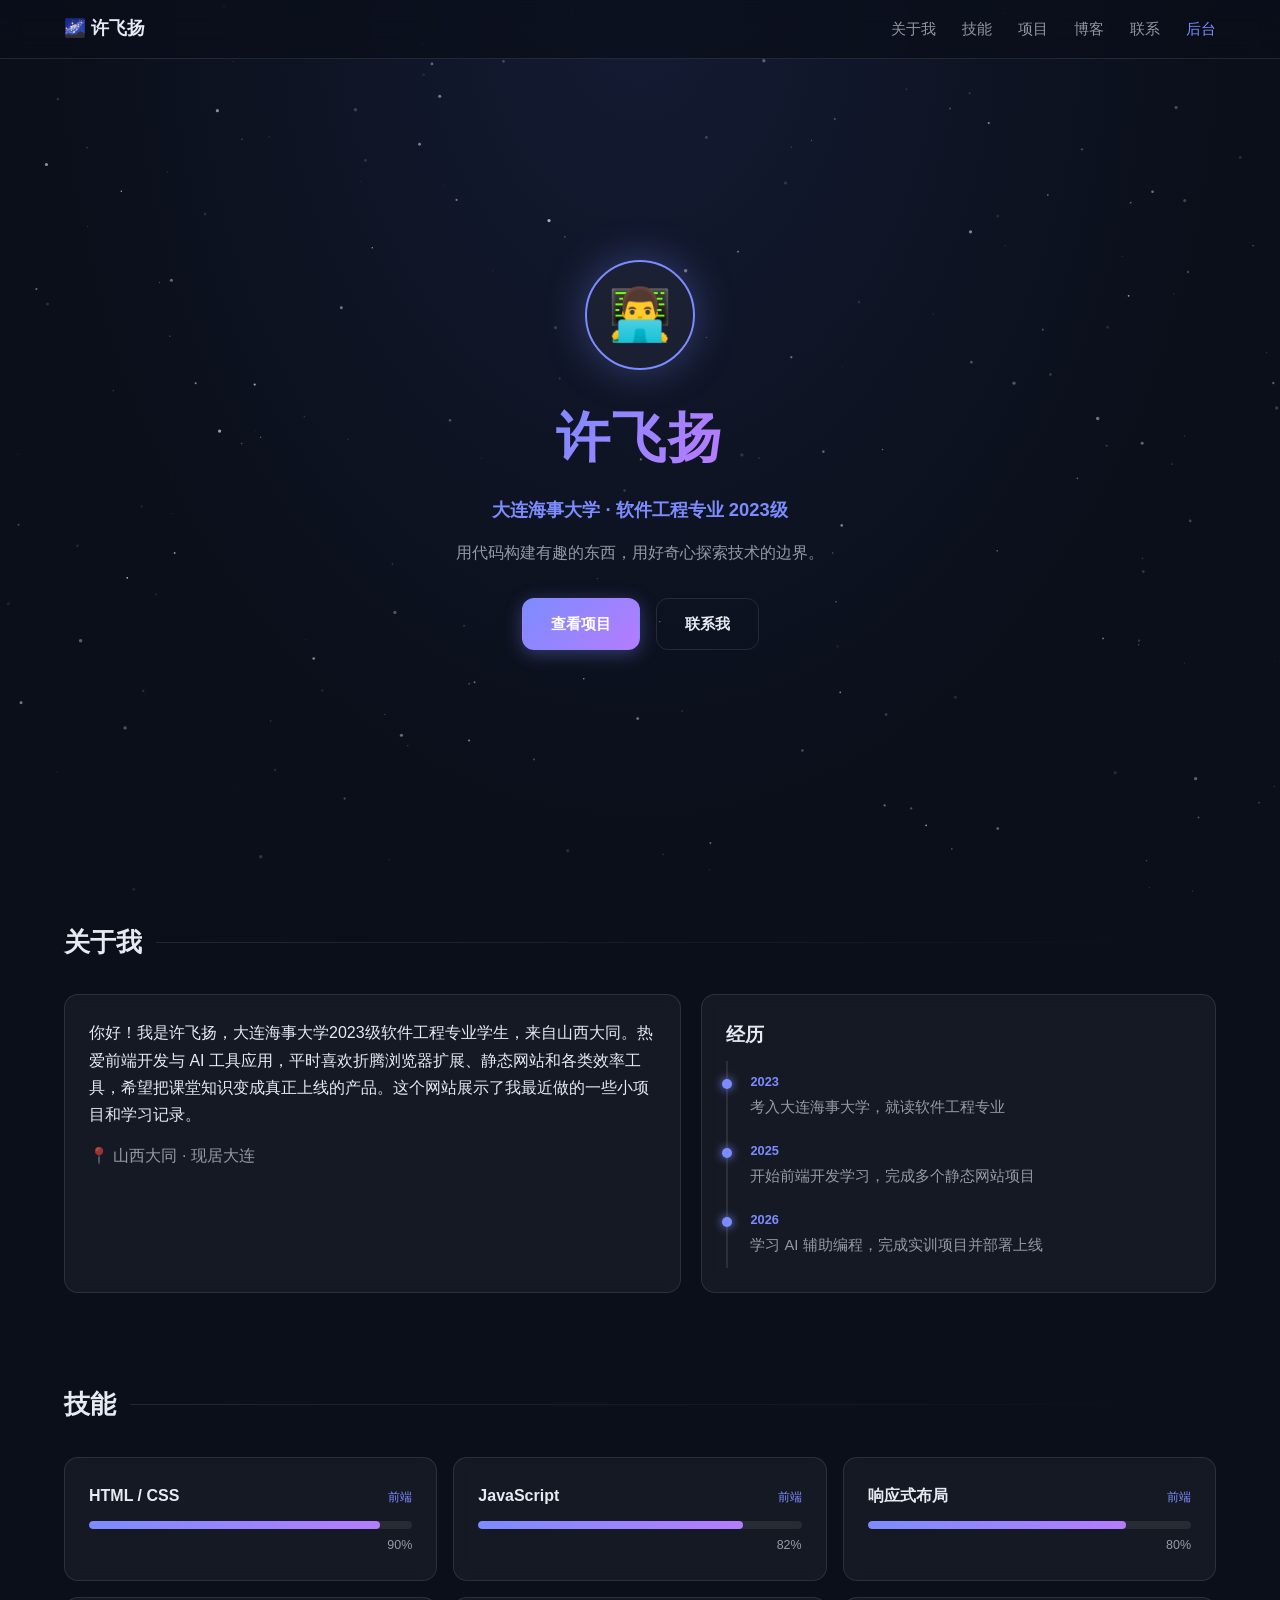
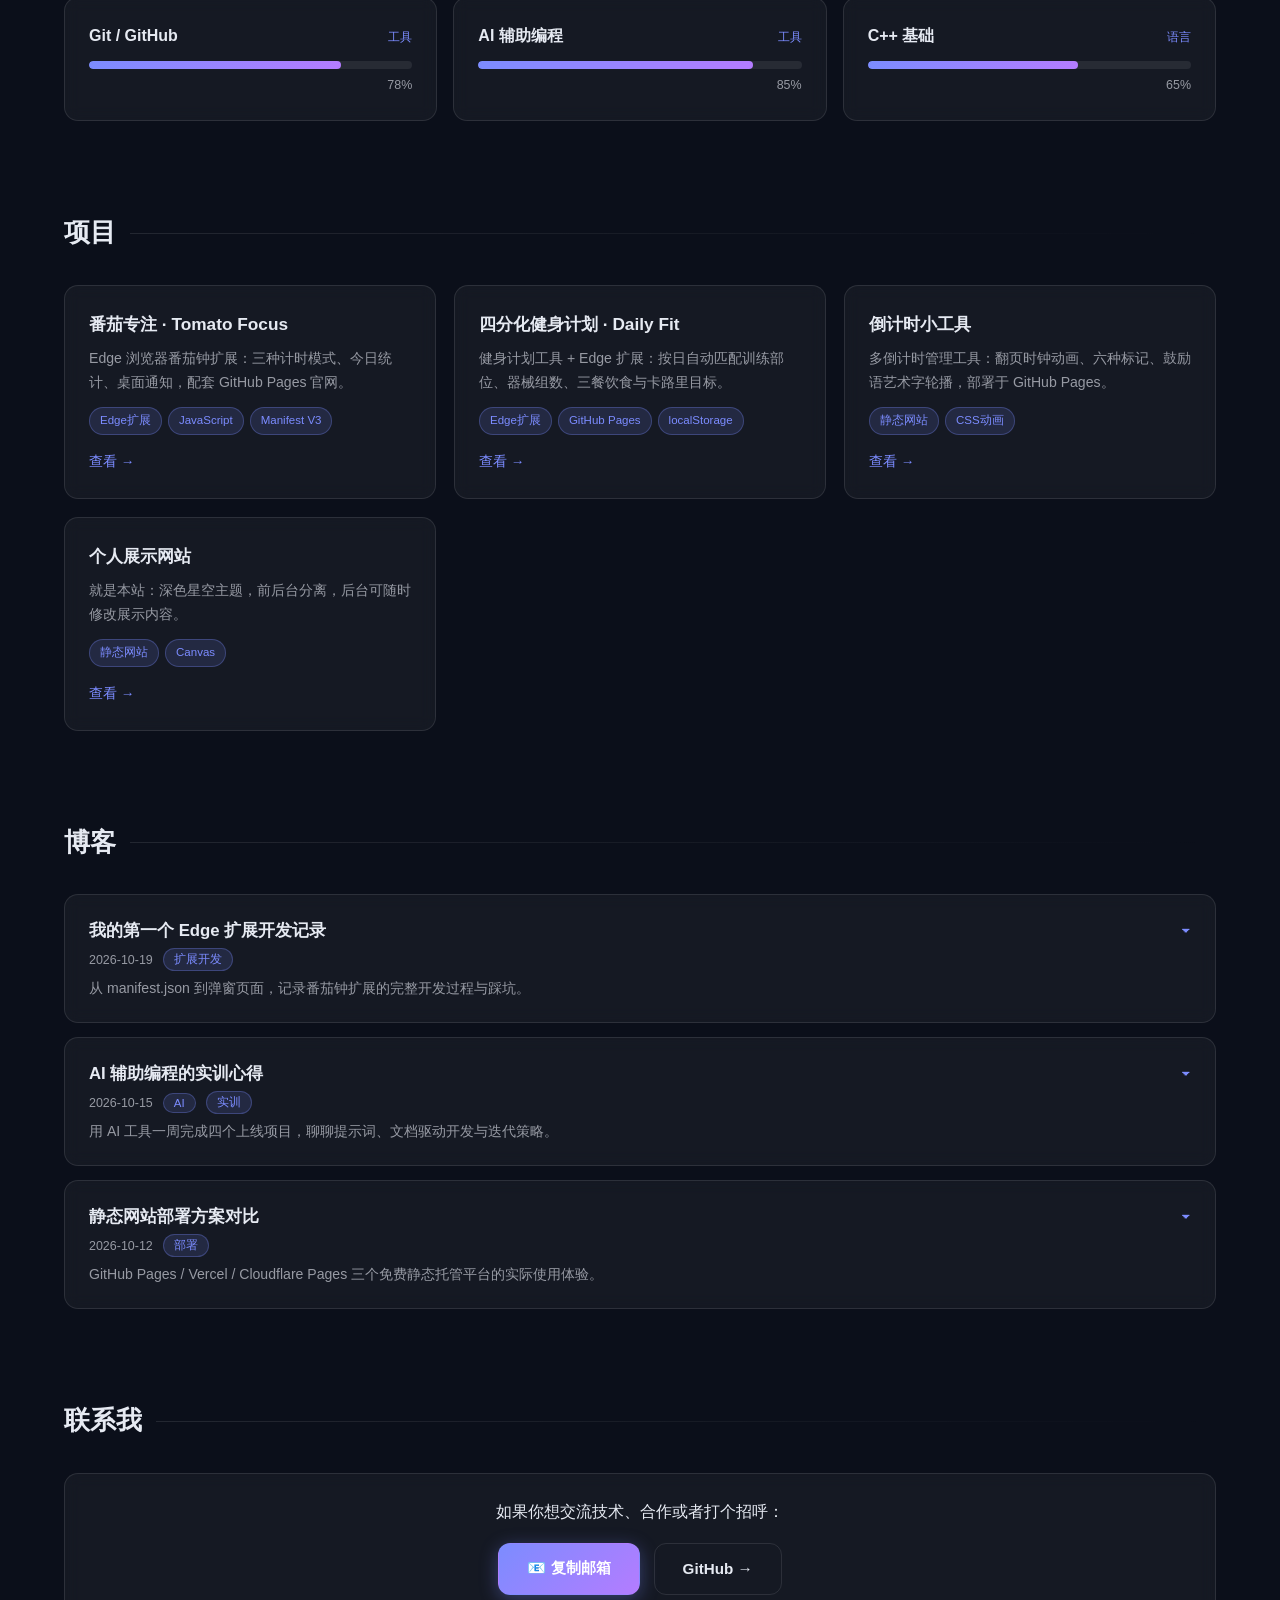
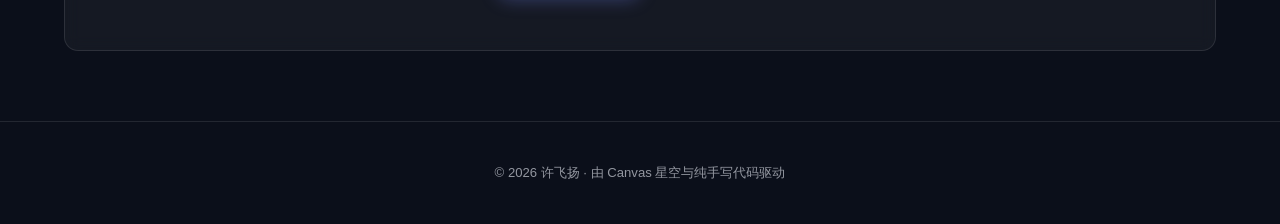
<file: index.html>
<!DOCTYPE html>
<html lang="zh-CN">
<head>
  <meta charset="UTF-8">
  <meta name="viewport" content="width=device-width, initial-scale=1.0">
  <title>许飞扬的个人主页</title>
  <meta name="description" content="个人展示网站：关于我、技能、项目与博客">
  <link rel="stylesheet" href="css/style.css">
  <link rel="icon" href="data:image/svg+xml,<svg xmlns='http://www.w3.org/2000/svg' viewBox='0 0 100 100'><text y='0.9em' font-size='90'>🌌</text></svg>">
</head>
<body>
  <canvas id="starCanvas" aria-hidden="true"></canvas>

  <!-- 吸顶导航 -->
  <header class="nav" id="nav">
    <div class="nav-inner">
      <a href="#hero" class="nav-logo">🌌 <span id="navName">许飞扬</span></a>
      <button class="nav-toggle" id="navToggle" aria-label="打开菜单" aria-expanded="false">☰</button>
      <nav class="nav-links" id="navLinks">
        <a href="#about">关于我</a>
        <a href="#skills">技能</a>
        <a href="#projects">项目</a>
        <a href="#blog">博客</a>
        <a href="#contact">联系</a>
        <a href="admin.html" class="nav-admin">后台</a>
      </nav>
    </div>
  </header>

  <main>
    <!-- Hero -->
    <section class="hero" id="hero">
      <div class="hero-avatar" id="heroAvatar">👨‍💻</div>
      <h1 class="hero-name" id="heroName">许飞扬</h1>
      <p class="hero-title" id="heroTitle">大连海事大学 · 软件工程专业 2023级</p>
      <p class="hero-tagline" id="heroTagline">用代码构建有趣的东西。</p>
      <div class="hero-cta">
        <a href="#projects" class="btn btn-primary">查看项目</a>
        <a href="#contact" class="btn btn-ghost">联系我</a>
      </div>
    </section>

    <!-- 关于我 -->
    <section class="section" id="about">
      <h2 class="section-title">关于我</h2>
      <div class="about-grid">
        <div class="card about-card">
          <p id="aboutText"></p>
          <p class="about-location">📍 <span id="aboutLocation"></span></p>
        </div>
        <div class="card timeline-card">
          <h3>经历</h3>
          <ul class="timeline" id="timelineList"></ul>
        </div>
      </div>
    </section>

    <!-- 技能 -->
    <section class="section" id="skills">
      <h2 class="section-title">技能</h2>
      <div class="skills-grid" id="skillsGrid"></div>
    </section>

    <!-- 项目 -->
    <section class="section" id="projects">
      <h2 class="section-title">项目</h2>
      <div class="projects-grid" id="projectsGrid"></div>
    </section>

    <!-- 博客 -->
    <section class="section" id="blog">
      <h2 class="section-title">博客</h2>
      <div class="posts-list" id="postsList"></div>
    </section>

    <!-- 联系 -->
    <section class="section" id="contact">
      <h2 class="section-title">联系我</h2>
      <div class="card contact-card">
        <p>如果你想交流技术、合作或者打个招呼：</p>
        <div class="contact-actions">
          <button class="btn btn-primary" id="copyEmailBtn">📧 复制邮箱</button>
          <a class="btn btn-ghost" id="githubLink" href="#" target="_blank" rel="noopener">GitHub →</a>
        </div>
        <p class="copy-tip" id="copyTip" role="status"></p>
      </div>
    </section>
  </main>

  <footer class="footer">
    <p>© 2026 <span id="footerName">许飞扬</span> · 由 Canvas 星空与纯手写代码驱动</p>
  </footer>

  <script src="js/data.js"></script>
  <script src="js/stars.js"></script>
  <script src="js/main.js"></script>
</body>
</html>
</file>
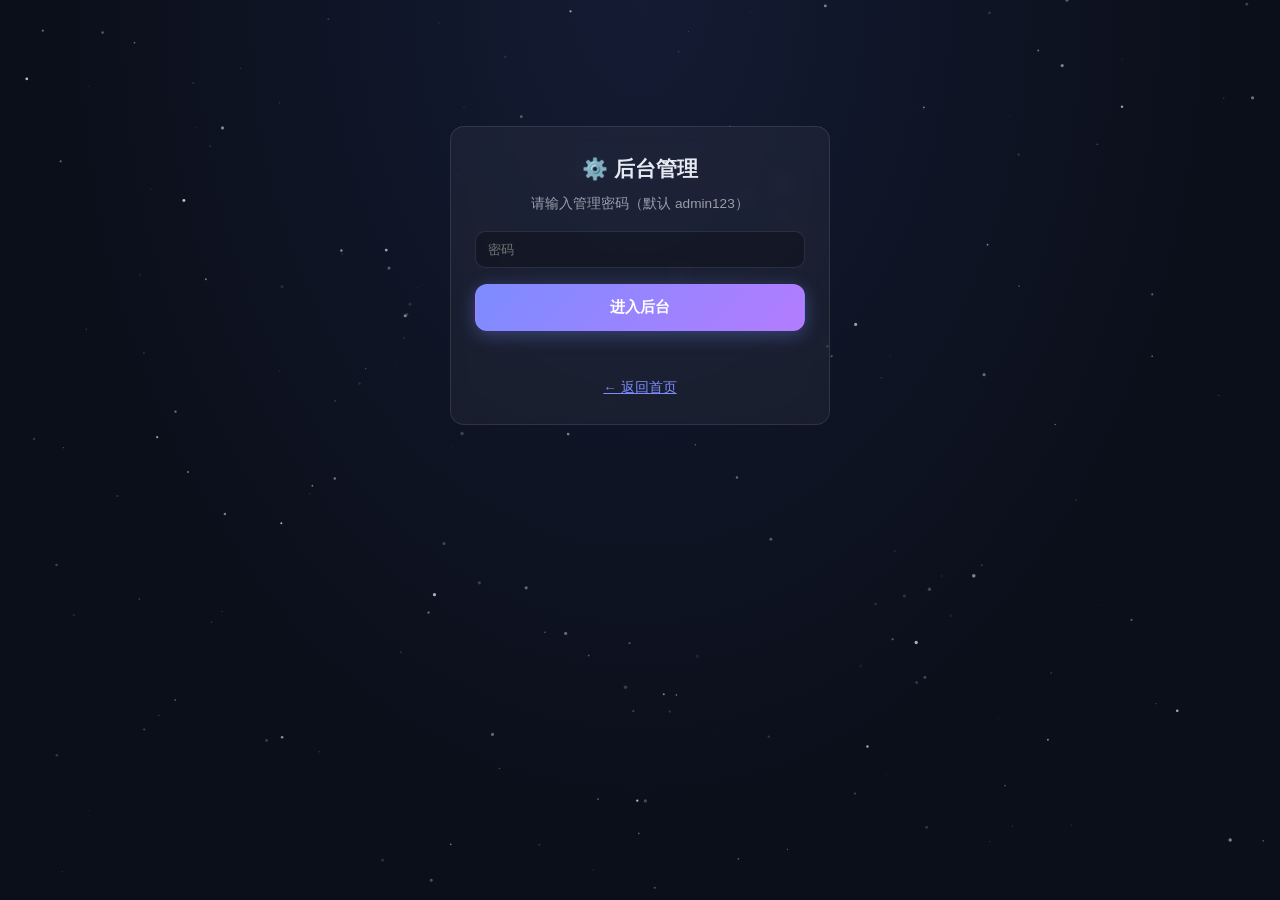
<file: admin.html>
<!DOCTYPE html>
<html lang="zh-CN">
<head>
  <meta charset="UTF-8">
  <meta name="viewport" content="width=device-width, initial-scale=1.0">
  <title>后台管理 · 个人主页</title>
  <link rel="stylesheet" href="css/style.css">
  <link rel="icon" href="data:image/svg+xml,<svg xmlns='http://www.w3.org/2000/svg' viewBox='0 0 100 100'><text y='0.9em' font-size='90'>⚙️</text></svg>">
</head>
<body>
  <canvas id="starCanvas" aria-hidden="true"></canvas>

  <!-- 登录框 -->
  <div class="login-box card" id="loginBox">
    <h1 style="font-size:1.3rem;">⚙️ 后台管理</h1>
    <p style="color:var(--text-muted);font-size:0.85rem;margin-top:6px;">请输入管理密码（默认 admin123）</p>
    <input type="password" id="pwdInput" placeholder="密码" class="field" style="width:100%;padding:10px 12px;border-radius:10px;background:rgba(0,0,0,0.25);border:1px solid var(--card-border);color:var(--text);">
    <button class="btn btn-primary" id="loginBtn" style="width:100%;">进入后台</button>
    <p id="loginTip" style="color:#ff8585;font-size:0.82rem;margin-top:10px;min-height:1.2em;"></p>
    <p style="margin-top:16px;"><a href="index.html" style="color:var(--accent);font-size:0.85rem;">← 返回首页</a></p>
  </div>

  <!-- 管理面板 -->
  <div class="admin-wrap" id="adminPanel" hidden>
    <div class="admin-header">
      <h1>⚙️ 内容管理</h1>
      <div class="admin-actions">
        <a href="index.html" class="btn btn-ghost btn-small">👁 查看前台</a>
        <button class="btn btn-danger btn-small" id="resetBtn">↺ 恢复默认数据</button>
      </div>
    </div>

    <form id="adminForm">
      <!-- 个人信息 -->
      <div class="card admin-section">
        <h2>👤 个人信息</h2>
        <div class="dyn-grid-2">
          <div class="field"><label>姓名</label><input id="fName"></div>
          <div class="field"><label>职位 / 身份</label><input id="fTitle"></div>
        </div>
        <div class="field"><label>一句话介绍</label><input id="fTagline"></div>
        <div class="field"><label>个人简介（关于我）</label><textarea id="fAbout" rows="4"></textarea></div>
        <div class="dyn-grid-2">
          <div class="field"><label>邮箱</label><input id="fEmail"></div>
          <div class="field"><label>所在地</label><input id="fLocation"></div>
        </div>
        <div class="field"><label>GitHub 链接</label><input id="fGithub"></div>
      </div>

      <!-- 经历 -->
      <div class="card admin-section">
        <h2>🕐 经历时间线</h2>
        <div id="timelineItems"></div>
        <button type="button" class="btn btn-ghost btn-small" id="addTimeline">＋ 添加经历</button>
      </div>

      <!-- 技能 -->
      <div class="card admin-section">
        <h2>🛠️ 技能</h2>
        <div id="skillItems"></div>
        <button type="button" class="btn btn-ghost btn-small" id="addSkill">＋ 添加技能</button>
      </div>

      <!-- 项目 -->
      <div class="card admin-section">
        <h2>📦 项目</h2>
        <div id="projectItems"></div>
        <button type="button" class="btn btn-ghost btn-small" id="addProject">＋ 添加项目</button>
      </div>

      <!-- 博客 -->
      <div class="card admin-section">
        <h2>📝 博客文章</h2>
        <div id="postItems"></div>
        <button type="button" class="btn btn-ghost btn-small" id="addPost">＋ 添加文章</button>
      </div>

      <!-- 保存栏 -->
      <div class="save-bar">
        <button type="submit" class="btn btn-primary">💾 保存全部修改</button>
        <a href="index.html" class="btn btn-ghost">取消并返回</a>
      </div>
      <p class="save-tip" id="saveTip"></p>
    </form>
  </div>

  <script src="js/data.js"></script>
  <script src="js/stars.js"></script>
  <script src="js/admin.js"></script>
</body>
</html>
</file>
<file: css/style.css>
/* ================= 主题变量 ================= */
:root {
  --bg: #0B0F1A;
  --text: #E6EAF2;
  --text-muted: rgba(230, 234, 242, 0.62);
  --accent: #7C8CFF;
  --accent2: #B47CFF;
  --card-bg: rgba(255, 255, 255, 0.045);
  --card-border: rgba(255, 255, 255, 0.1);
  --radius: 14px;
}

* { margin: 0; padding: 0; box-sizing: border-box; }

html { scroll-behavior: smooth; }

body {
  font-family: -apple-system, BlinkMacSystemFont, "PingFang SC", "Microsoft YaHei", sans-serif;
  background: var(--bg);
  color: var(--text);
  line-height: 1.7;
  overflow-x: hidden;
}

/* 星空画布固定在最底层 */
#starCanvas {
  position: fixed; inset: 0; z-index: -1;
  background: radial-gradient(ellipse at 50% 0%, #141b33 0%, var(--bg) 65%);
}

/* ================= 导航 ================= */
.nav {
  position: sticky; top: 0; z-index: 100;
  background: rgba(11, 15, 26, 0.72);
  backdrop-filter: blur(12px);
  -webkit-backdrop-filter: blur(12px);
  border-bottom: 1px solid var(--card-border);
}
.nav-inner {
  max-width: 1200px; margin: 0 auto; padding: 14px 24px;
  display: flex; align-items: center; justify-content: space-between;
}
.nav-logo { font-weight: 800; font-size: 1.1rem; color: var(--text); text-decoration: none; }
.nav-links { display: flex; gap: 26px; }
.nav-links a {
  color: var(--text-muted); text-decoration: none; font-size: 0.95rem;
  transition: color 0.25s;
}
.nav-links a:hover { color: var(--text); }
.nav-admin { color: var(--accent) !important; }
.nav-toggle {
  display: none; background: none; border: none; color: var(--text);
  font-size: 1.4rem; cursor: pointer;
}

/* ================= Hero ================= */
.hero {
  min-height: 88vh; display: flex; flex-direction: column;
  align-items: center; justify-content: center; text-align: center;
  padding: 60px 24px;
}
.hero-avatar {
  width: 110px; height: 110px; border-radius: 50%;
  background: var(--card-bg); border: 2px solid var(--accent);
  display: flex; align-items: center; justify-content: center;
  font-size: 3.2rem; margin-bottom: 22px;
  box-shadow: 0 0 40px rgba(124, 140, 255, 0.35);
}
.hero-name {
  font-size: clamp(2.2rem, 6vw, 3.4rem); font-weight: 800; letter-spacing: 2px;
  background: linear-gradient(120deg, var(--accent), var(--accent2), var(--accent));
  background-size: 200% auto;
  -webkit-background-clip: text; background-clip: text;
  -webkit-text-fill-color: transparent;
  animation: shine 5s linear infinite;
}
@keyframes shine { to { background-position: 200% center; } }
.hero-title { font-size: 1.15rem; color: var(--accent); margin-top: 10px; font-weight: 600; }
.hero-tagline { color: var(--text-muted); margin-top: 14px; max-width: 560px; }
.hero-cta { display: flex; gap: 16px; margin-top: 32px; flex-wrap: wrap; justify-content: center; }

.btn {
  padding: 12px 28px; border-radius: 12px; font-size: 0.95rem; font-weight: 700;
  text-decoration: none; cursor: pointer; border: 1px solid transparent;
  transition: all 0.25s; display: inline-block;
}
.btn-primary {
  background: linear-gradient(135deg, var(--accent), var(--accent2));
  color: #fff; box-shadow: 0 4px 18px rgba(124, 140, 255, 0.35);
}
.btn-primary:hover { transform: translateY(-2px); box-shadow: 0 8px 26px rgba(124, 140, 255, 0.5); }
.btn-ghost { background: transparent; color: var(--text); border-color: var(--card-border); }
.btn-ghost:hover { background: var(--card-bg); }

/* ================= 通用区块 ================= */
.section { max-width: 1200px; margin: 0 auto; padding: 70px 24px 20px; }
.section-title {
  font-size: 1.6rem; font-weight: 800; margin-bottom: 30px;
  display: flex; align-items: center; gap: 14px;
}
.section-title::after {
  content: ''; flex: 1; height: 1px;
  background: linear-gradient(90deg, var(--card-border), transparent);
}
.card {
  background: var(--card-bg); border: 1px solid var(--card-border);
  border-radius: var(--radius); padding: 24px;
  backdrop-filter: blur(8px);
}

/* ================= 关于我 ================= */
.about-grid { display: grid; grid-template-columns: 1.2fr 1fr; gap: 20px; }
.about-location { color: var(--text-muted); margin-top: 14px; }
.timeline { list-style: none; margin-top: 10px; }
.timeline li {
  position: relative; padding: 10px 0 10px 22px;
  border-left: 2px solid var(--card-border);
}
.timeline li::before {
  content: ''; position: absolute; left: -6px; top: 18px;
  width: 10px; height: 10px; border-radius: 50%;
  background: var(--accent); box-shadow: 0 0 10px var(--accent);
}
.timeline-period { display: block; font-size: 0.8rem; color: var(--accent); font-weight: 700; }
.timeline-event { font-size: 0.92rem; color: var(--text-muted); }

/* ================= 技能 ================= */
.skills-grid { display: grid; grid-template-columns: repeat(auto-fit, minmax(280px, 1fr)); gap: 16px; }
.skill-head { display: flex; justify-content: space-between; align-items: baseline; }
.skill-name { font-weight: 700; }
.skill-cat { font-size: 0.78rem; color: var(--accent); }
.skill-bar {
  height: 8px; background: rgba(255,255,255,0.08);
  border-radius: 99px; margin-top: 12px; overflow: hidden;
}
.skill-fill {
  height: 100%; border-radius: 99px;
  background: linear-gradient(90deg, var(--accent), var(--accent2));
  transition: width 1s ease;
}
.skill-level { font-size: 0.78rem; color: var(--text-muted); text-align: right; margin-top: 6px; }

/* ================= 项目 ================= */
.projects-grid { display: grid; grid-template-columns: repeat(auto-fit, minmax(280px, 1fr)); gap: 18px; }
.project-card { display: block; text-decoration: none; color: var(--text); transition: transform 0.25s, border-color 0.25s; }
.project-card:hover { transform: translateY(-4px); border-color: var(--accent); }
.project-name { font-size: 1.08rem; margin-bottom: 8px; }
.project-desc { font-size: 0.88rem; color: var(--text-muted); }
.project-tags { display: flex; flex-wrap: wrap; gap: 6px; margin: 12px 0; }
.tag {
  font-size: 0.72rem; padding: 3px 10px; border-radius: 99px;
  background: rgba(124, 140, 255, 0.14); color: var(--accent);
  border: 1px solid rgba(124, 140, 255, 0.3);
}
.project-link { font-size: 0.85rem; color: var(--accent); }

/* ================= 博客 ================= */
.posts-list { display: flex; flex-direction: column; gap: 14px; }
.post-head {
  width: 100%; display: flex; justify-content: space-between; align-items: flex-start;
  gap: 14px; background: none; border: none; color: var(--text);
  text-align: left; cursor: pointer; padding: 0;
}
.post-title { font-size: 1.05rem; margin-bottom: 6px; }
.post-meta { font-size: 0.78rem; color: var(--text-muted); display: flex; gap: 10px; align-items: center; flex-wrap: wrap; }
.post-summary { font-size: 0.88rem; color: var(--text-muted); margin-top: 8px; }
.post-arrow { font-size: 1.2rem; color: var(--accent); flex-shrink: 0; }
.post-content {
  margin-top: 14px; padding-top: 14px;
  border-top: 1px solid var(--card-border);
  font-size: 0.92rem; color: var(--text-muted); white-space: pre-wrap;
}

/* ================= 联系 ================= */
.contact-card { text-align: center; }
.contact-actions { display: flex; gap: 14px; justify-content: center; margin-top: 18px; flex-wrap: wrap; }
.copy-tip { margin-top: 12px; font-size: 0.85rem; color: var(--accent); min-height: 1.4em; }

/* ================= 页脚 ================= */
.footer {
  text-align: center; padding: 40px 24px; margin-top: 50px;
  border-top: 1px solid var(--card-border);
  font-size: 0.82rem; color: var(--text-muted);
}

/* ================= 后台页 ================= */
.admin-wrap { max-width: 860px; margin: 0 auto; padding: 40px 20px 80px; }
.admin-header { display: flex; align-items: center; justify-content: space-between; flex-wrap: wrap; gap: 12px; margin-bottom: 24px; }
.admin-header h1 { font-size: 1.4rem; }
.admin-actions { display: flex; gap: 10px; flex-wrap: wrap; }
.btn-small { padding: 8px 16px; font-size: 0.82rem; }
.btn-danger { background: rgba(255, 107, 107, 0.15); color: #ff8585; border-color: rgba(255,107,107,0.35); }
.btn-danger:hover { background: rgba(255, 107, 107, 0.28); }

.login-box { max-width: 380px; margin: 14vh auto; text-align: center; }
.login-box input { margin: 16px 0; }

.field { margin-bottom: 14px; }
.field label { display: block; font-size: 0.82rem; color: var(--text-muted); margin-bottom: 6px; }
.field input, .field textarea, .field select {
  width: 100%; padding: 10px 12px; border-radius: 10px;
  background: rgba(0,0,0,0.25); border: 1px solid var(--card-border);
  color: var(--text); font-size: 0.92rem; font-family: inherit;
}
.field input:focus, .field textarea:focus { outline: none; border-color: var(--accent); }
.field textarea { resize: vertical; min-height: 80px; }

.admin-section { margin-bottom: 22px; }
.admin-section > h2 { font-size: 1.05rem; margin-bottom: 14px; }

.dyn-item {
  border: 1px dashed var(--card-border); border-radius: 12px;
  padding: 14px; margin-bottom: 12px; position: relative;
}
.dyn-remove {
  position: absolute; top: 10px; right: 10px;
  background: none; border: none; color: #ff8585; cursor: pointer; font-size: 1rem;
}
.dyn-grid-2 { display: grid; grid-template-columns: 1fr 1fr; gap: 10px; }

.save-bar {
  position: sticky; bottom: 16px; display: flex; gap: 12px; justify-content: center;
  padding: 14px; background: rgba(11,15,26,0.9); backdrop-filter: blur(10px);
  border: 1px solid var(--card-border); border-radius: var(--radius);
}
.save-tip { text-align: center; margin-top: 12px; font-size: 0.85rem; color: var(--accent); min-height: 1.4em; }

/* ================= 响应式 ================= */
@media (max-width: 1024px) {
  .about-grid { grid-template-columns: 1fr; }
}
@media (max-width: 640px) {
  .nav-toggle { display: block; }
  .nav-links {
    position: absolute; top: 100%; left: 0; right: 0;
    flex-direction: column; gap: 0;
    background: rgba(11, 15, 26, 0.96);
    border-bottom: 1px solid var(--card-border);
    max-height: 0; overflow: hidden; transition: max-height 0.3s;
  }
  .nav-links.open { max-height: 320px; }
  .nav-links a { padding: 14px 24px; display: block; }
  .hero { min-height: 76vh; }
  .section { padding: 50px 18px 10px; }
  .dyn-grid-2 { grid-template-columns: 1fr; }
}

@media (prefers-reduced-motion: reduce) {
  html { scroll-behavior: auto; }
  .hero-name { animation: none; }
  .btn-primary:hover, .project-card:hover { transform: none; }
}
</file>
